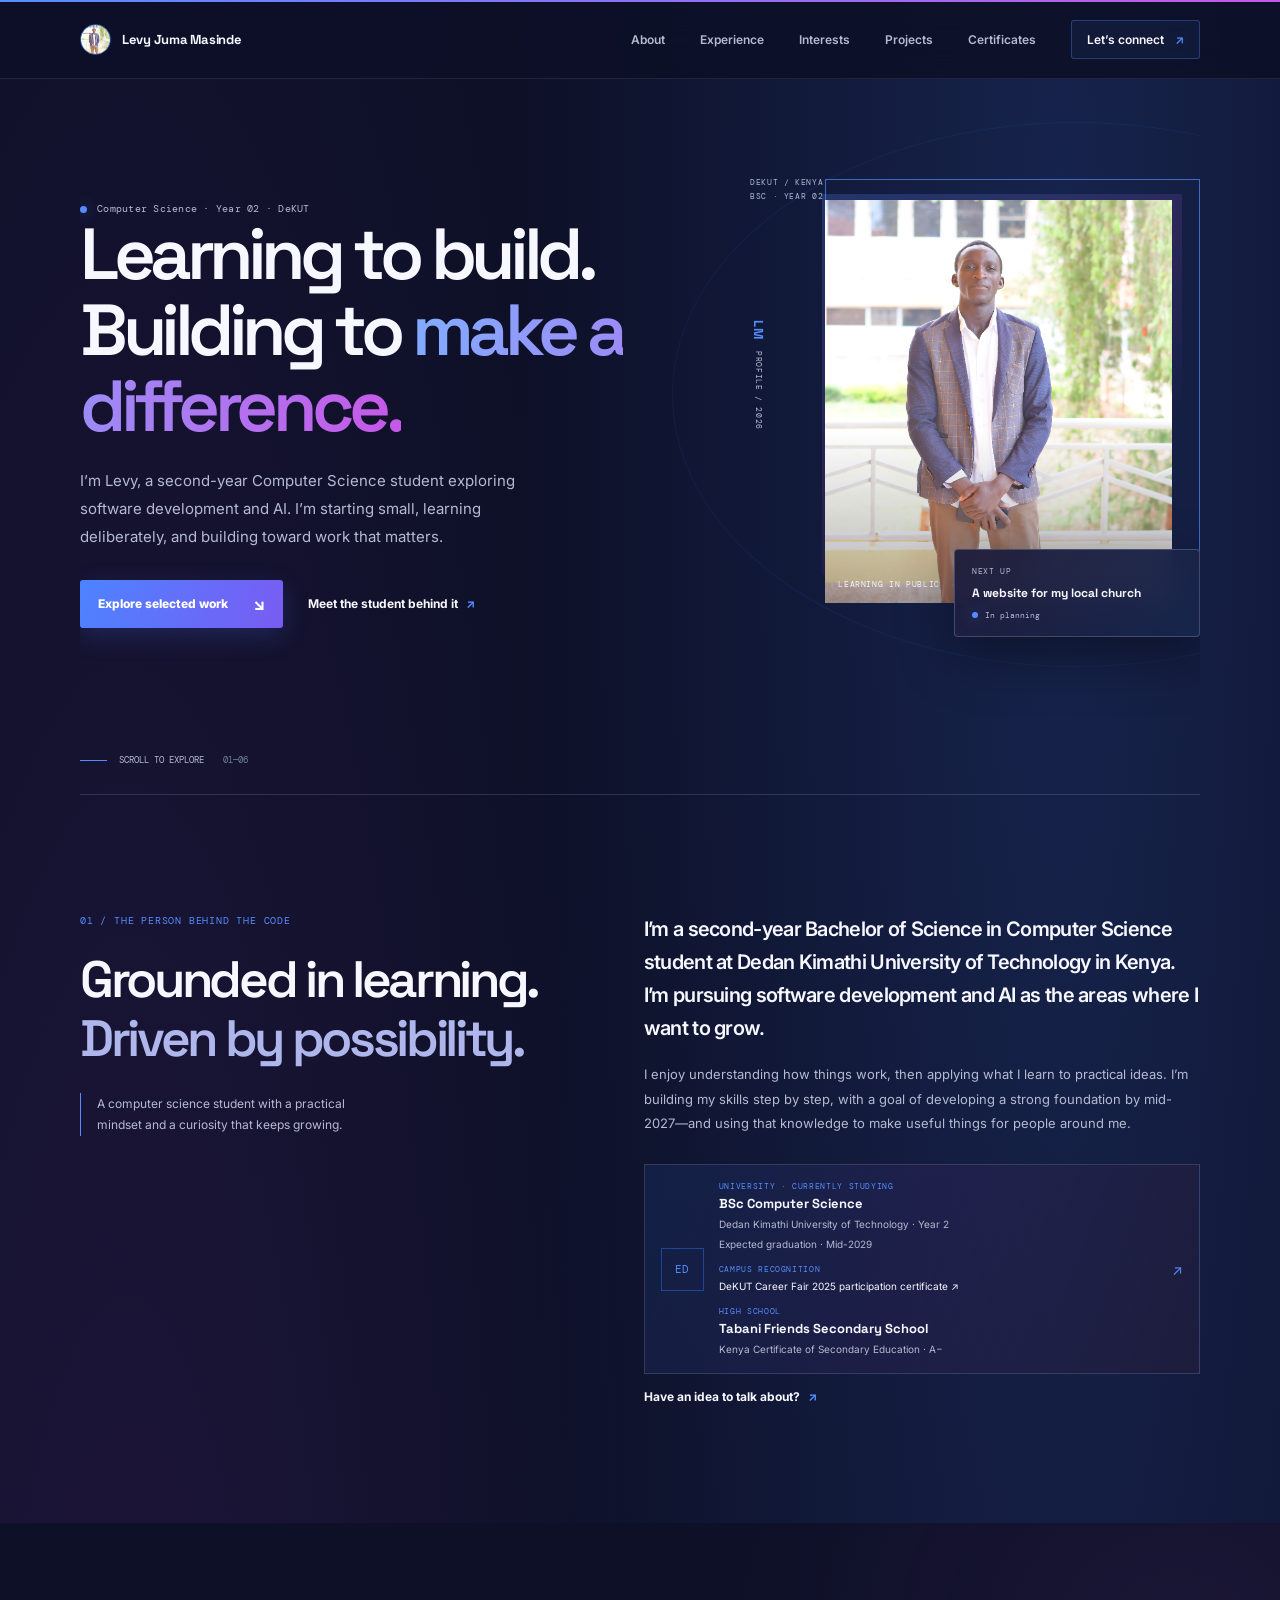
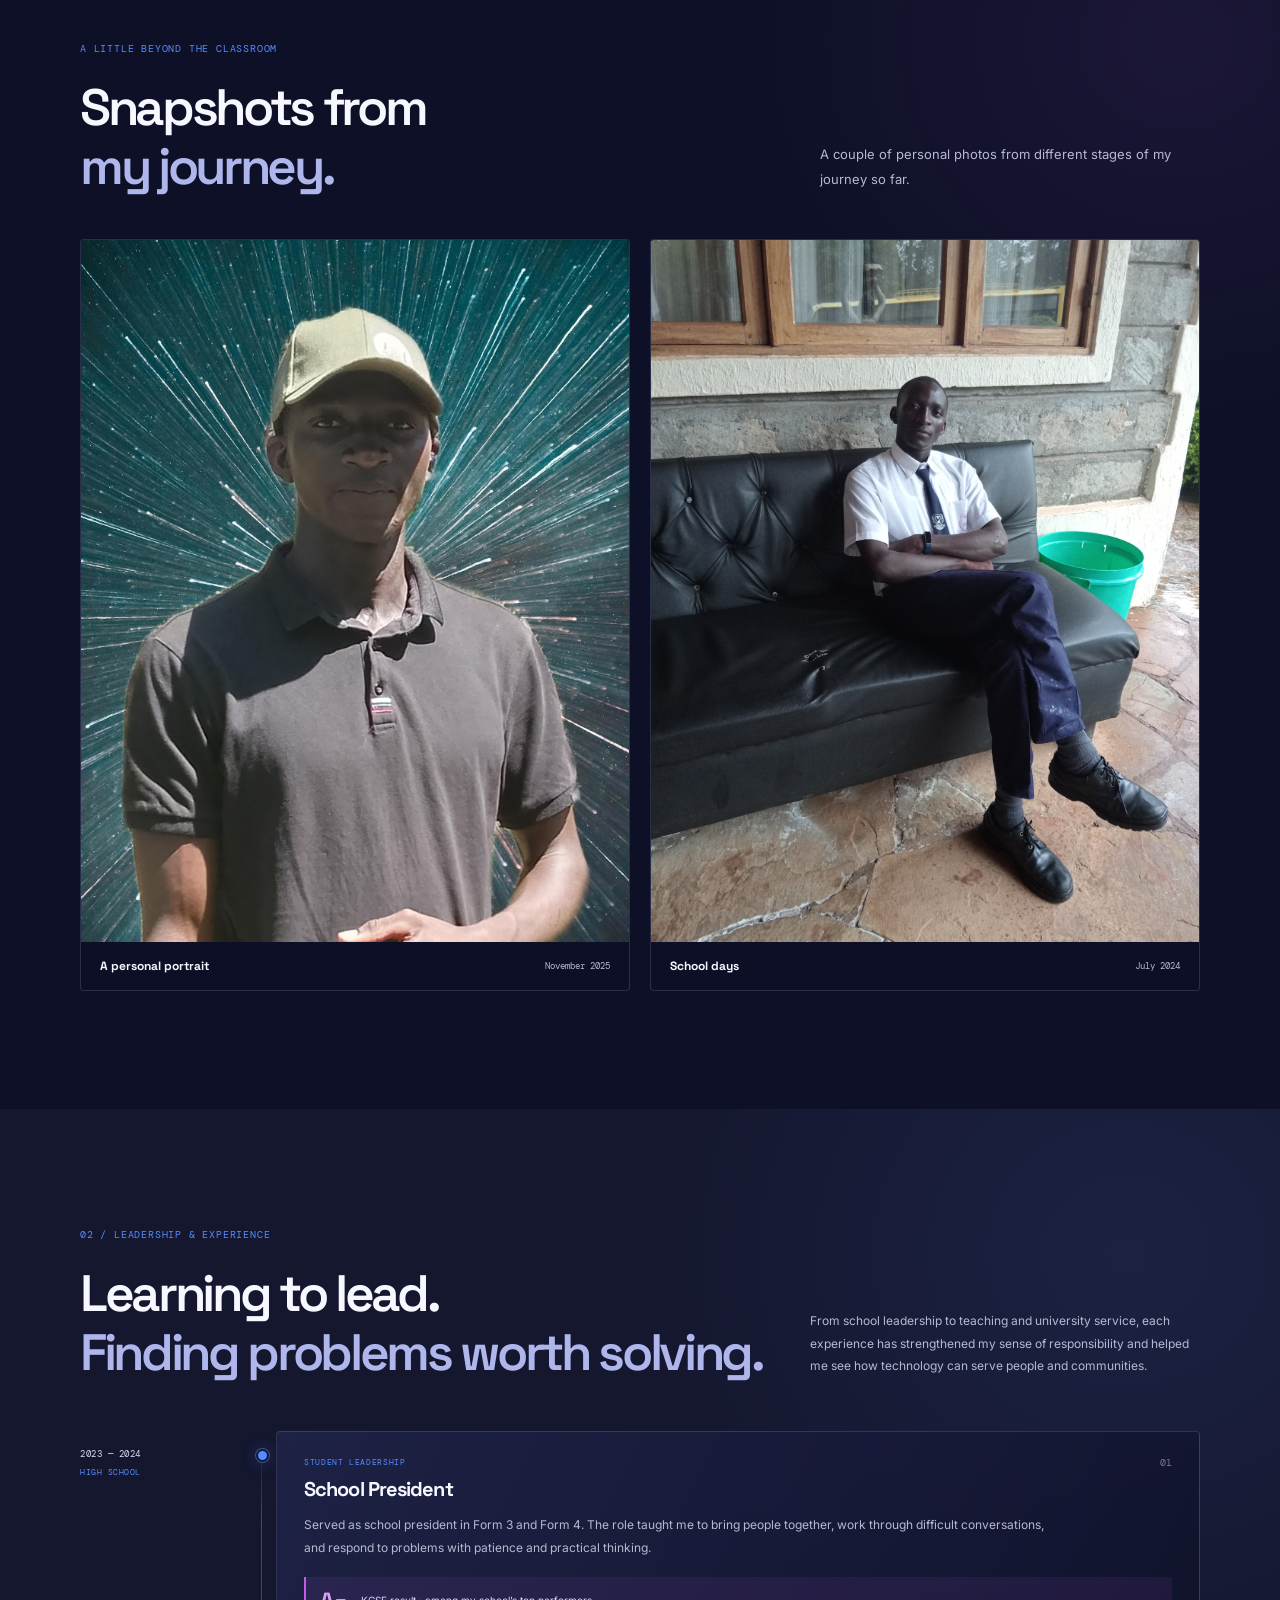
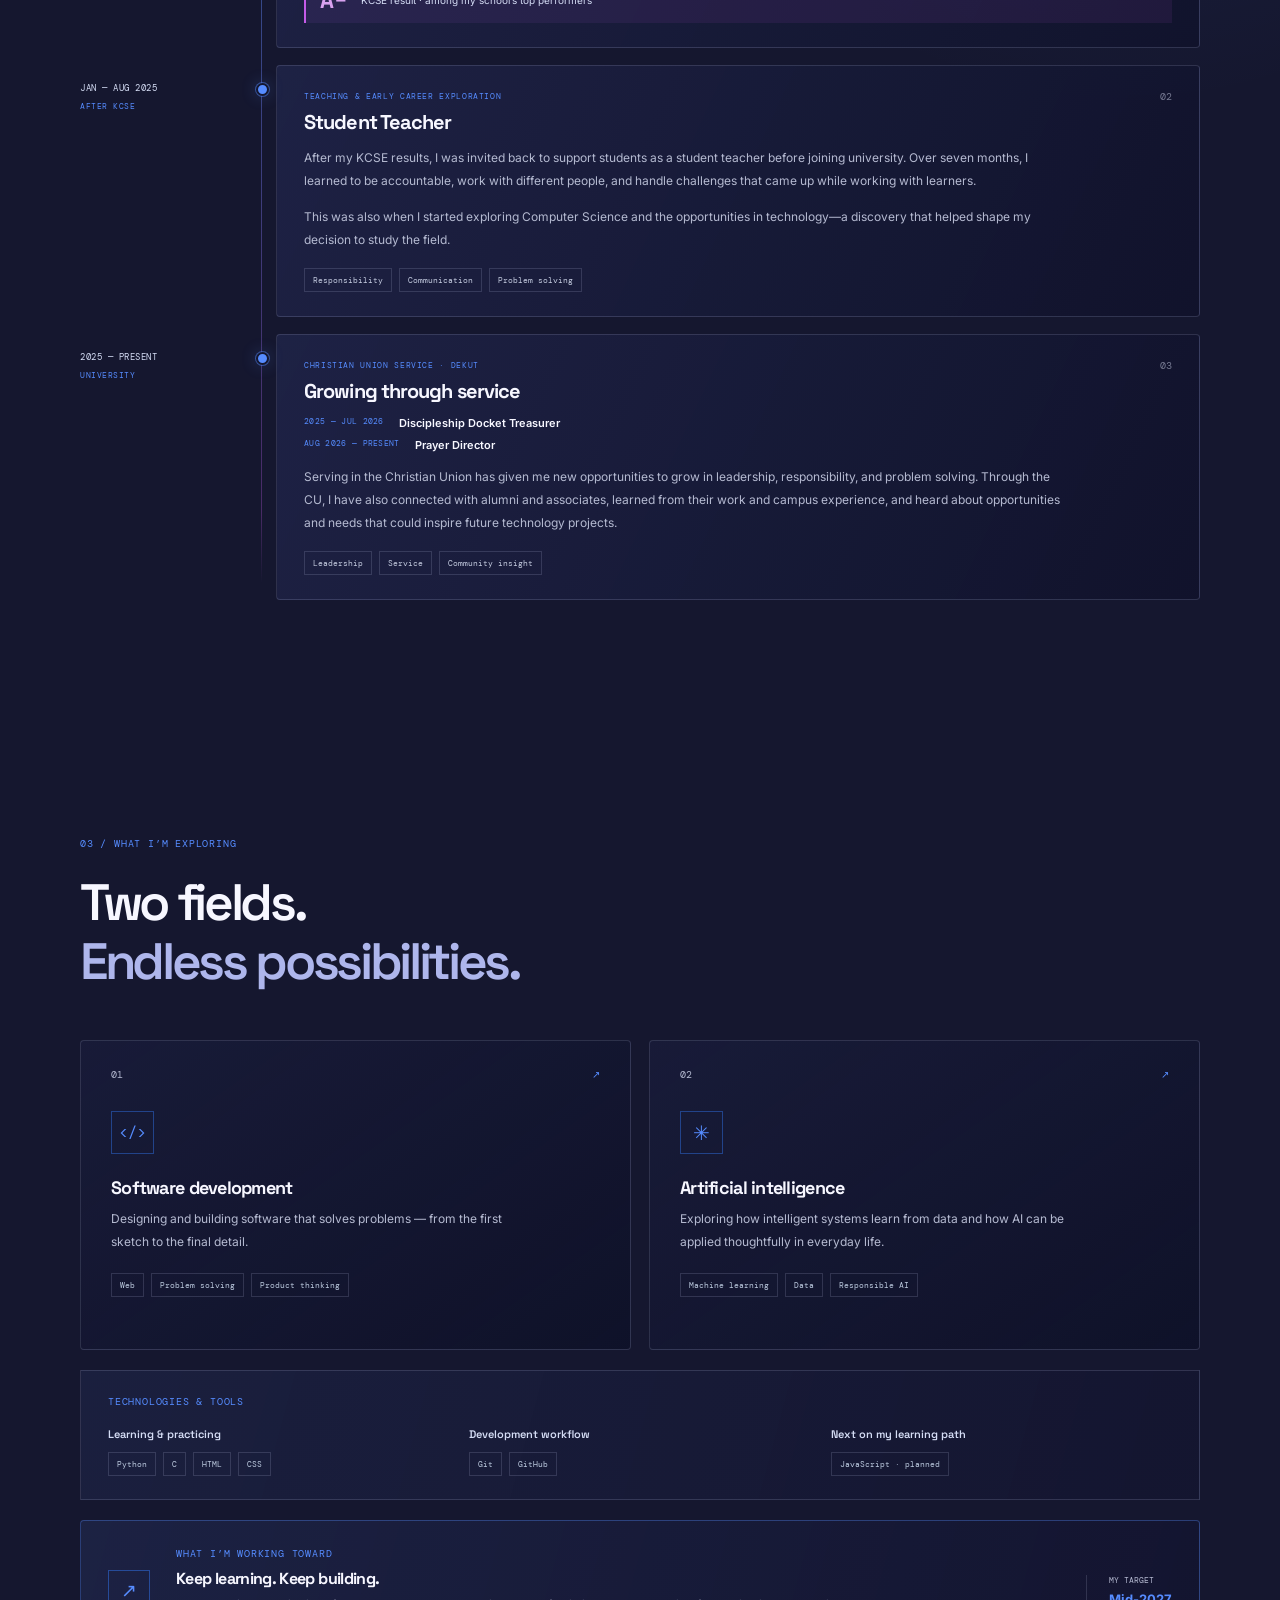
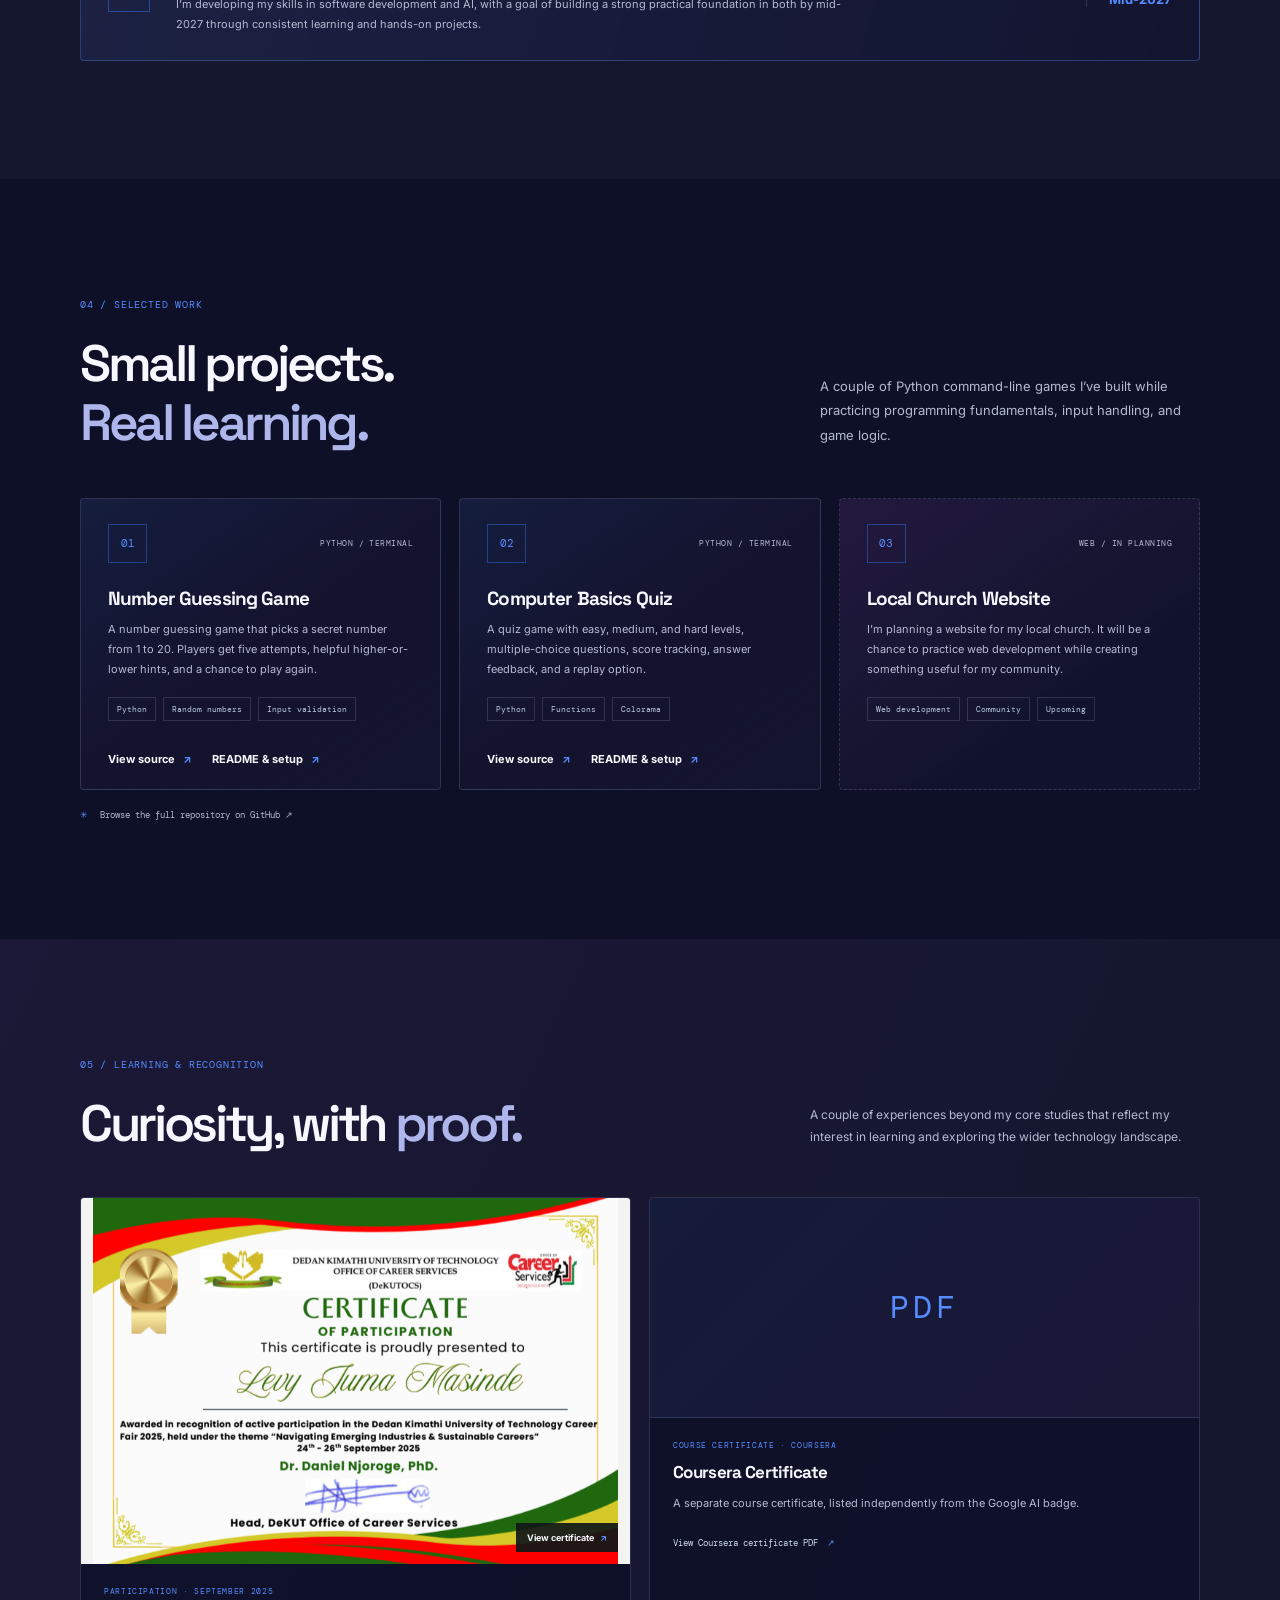
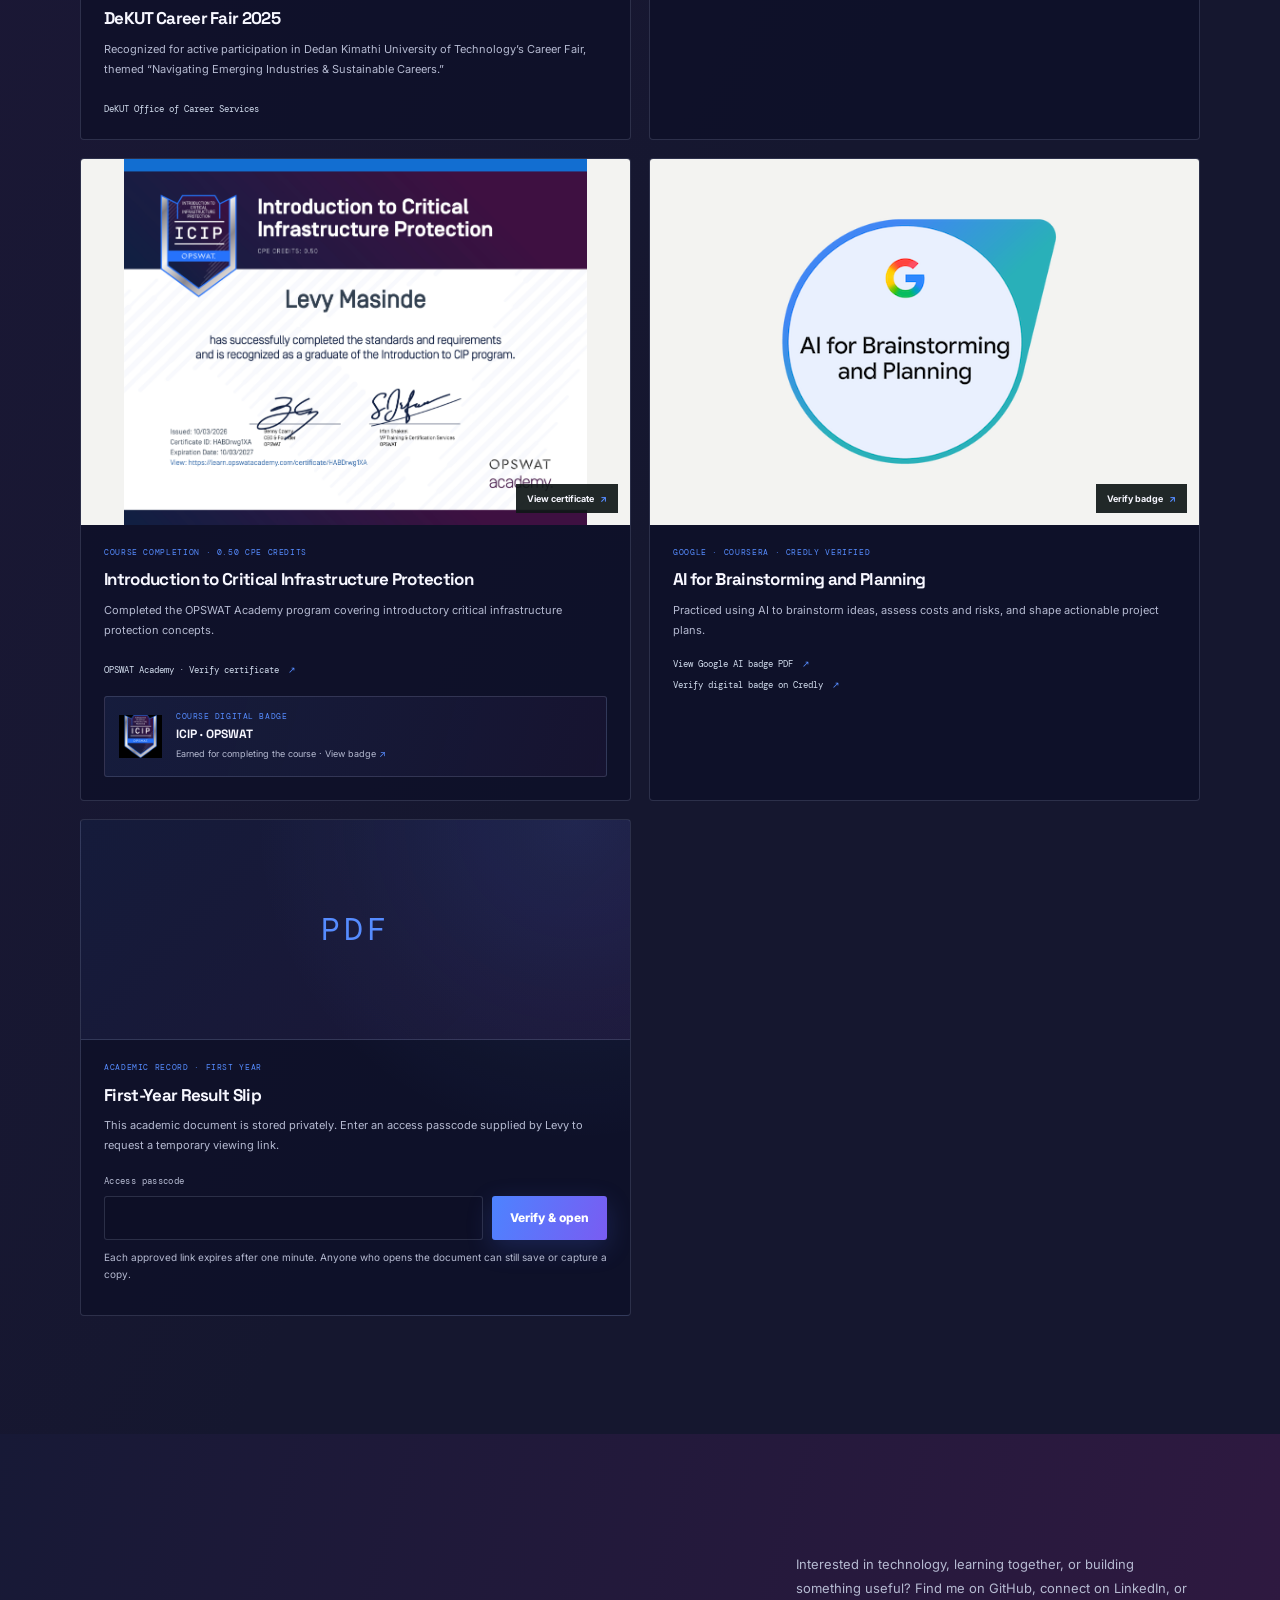
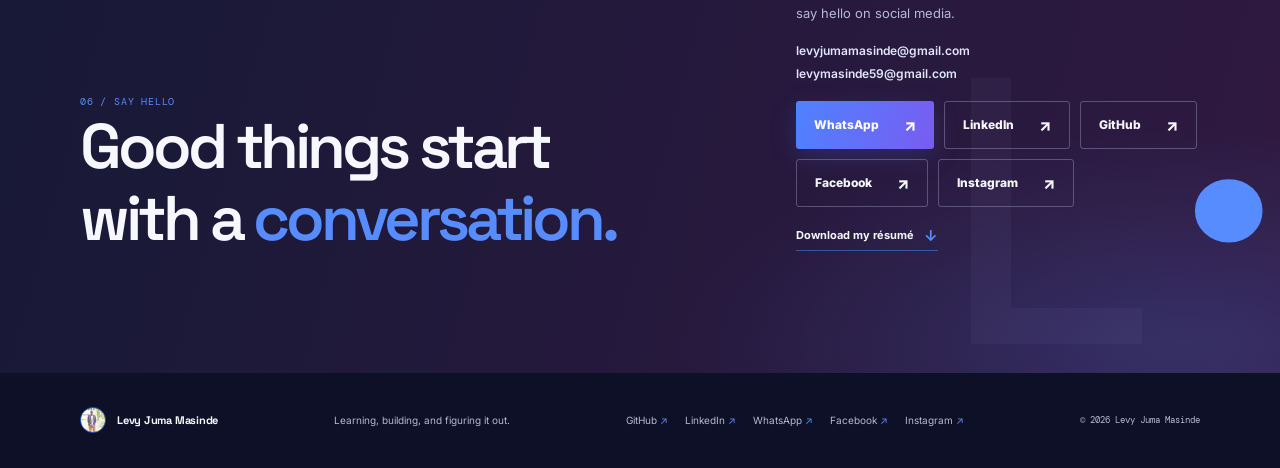
<file: index.html>
<!doctype html>
<html lang="en">
  <head>
    <meta charset="UTF-8" />
    <meta name="viewport" content="width=device-width, initial-scale=1.0" />
    <meta
      name="description"
      content="Meet Levy Juma Masinde, a Computer Science student at Dedan Kimathi University of Technology with experience in student leadership, teaching, and Christian Union service."
    />
    <meta name="theme-color" content="#0d1027" />
    <title>Levy Juma Masinde — Computer Science Student</title>
    <link rel="preconnect" href="https://fonts.googleapis.com" />
    <link rel="preconnect" href="https://fonts.gstatic.com" crossorigin />
    <link
      href="https://fonts.googleapis.com/css2?family=DM+Mono:wght@400;500&family=Inter:wght@400;500;600;700;800&family=Space+Grotesk:wght@400;500;600;700&display=swap"
      rel="stylesheet"
    />
    <link rel="stylesheet" href="styles.css" />
    <script src="script.js" defer></script>
  </head>
  <body>
    <a class="skip-link" href="#main">Skip to content</a>
    <header class="site-header">
      <nav class="nav shell" aria-label="Main navigation">
        <a class="brand" href="#home" aria-label="Levy Juma Masinde home">
          <span class="brand-mark"><img src="assets/levy-profile.jpe" alt="" /></span>
          <span>Levy Juma Masinde</span>
        </a>
        <button
          class="menu-toggle"
          type="button"
          aria-expanded="false"
          aria-controls="nav-links"
          aria-label="Open navigation menu"
        >
          <span></span><span></span>
        </button>
        <div class="nav-links" id="nav-links">
          <a href="#about">About</a>
          <a href="#experience">Experience</a>
          <a href="#interests">Interests</a>
          <a href="#projects">Projects</a>
          <a href="#certificates">Certificates</a>
          <a class="nav-contact" href="#contact">Let’s connect <span aria-hidden="true">↗</span></a>
        </div>
      </nav>
    </header>

    <main id="main">
      <section class="hero shell" id="home">
        <div class="hero-copy">
          <p class="eyebrow"><span class="status-dot"></span> Computer Science · Year 02 · DeKUT</p>
          <h1>Learning to build.<br />Building to <span>make a difference.</span></h1>
          <p class="hero-intro">
            I’m Levy, a second-year Computer Science student exploring software development and AI.
            I’m starting small, learning deliberately, and building toward work that matters.
          </p>
          <div class="hero-actions">
            <a class="button button-primary" href="#projects">Explore selected work <span aria-hidden="true">↘</span></a>
            <a class="text-link" href="#about">Meet the student behind it <span aria-hidden="true">↗</span></a>
          </div>
        </div>
        <div class="hero-visual">
          <div class="visual-coordinate" aria-hidden="true">DEKUT / KENYA<br />BSC · YEAR 02</div>
          <figure class="hero-portrait">
            <img src="assets/levy-profile.jpe" alt="Levy Juma Masinde on the Dedan Kimathi University of Technology campus" />
            <figcaption>LEARNING IN PUBLIC <span>·</span> BUILDING WITH PURPOSE</figcaption>
          </figure>
          <div class="hero-float-card">
            <span class="float-label">NEXT UP</span>
            <strong>A website for my local church</strong>
            <span class="float-status"><span class="status-dot"></span> In planning</span>
          </div>
          <div class="hero-visual-index" aria-hidden="true"><span>LM</span><span>PROFILE / 2026</span></div>
        </div>
        <a class="scroll-cue" href="#about"><span></span> Scroll to explore <span class="scroll-number">01—06</span></a>
      </section>

      <section class="about section shell" id="about">
        <div class="about-intro">
          <div class="section-heading">
            <p class="eyebrow">01 / The person behind the code</p>
            <h2>Grounded in learning.<br /><span>Driven by possibility.</span></h2>
          </div>
          <p class="about-side-note">A computer science student with a practical mindset and a curiosity that keeps growing.</p>
        </div>
        <div class="about-content">
          <p class="about-lead">
            I’m a second-year Bachelor of Science in Computer Science student at Dedan Kimathi
            University of Technology in Kenya. I’m pursuing software development and AI as the areas
            where I want to grow.
          </p>
          <p class="about-body">
            I enjoy understanding how things work, then applying what I learn to practical ideas.
            I’m building my skills step by step, with a goal of developing a strong foundation by
            mid-2027—and using that knowledge to make useful things for people around me.
          </p>
          <div class="education-card">
            <span class="education-mark" aria-hidden="true">ED</span>
            <div>
              <span class="education-label">UNIVERSITY · CURRENTLY STUDYING</span>
              <strong>BSc Computer Science</strong>
              <span>Dedan Kimathi University of Technology · Year 2</span>
              <span>Expected graduation · Mid-2029</span>
              <span class="education-label">CAMPUS RECOGNITION</span>
              <a
                class="education-highlight"
                href="assets/certificates/dekut-career-fair-2025.png"
                target="_blank"
                rel="noopener noreferrer"
              >
                DeKUT Career Fair 2025 participation certificate <span aria-hidden="true">↗</span>
              </a>
              <span class="education-label">HIGH SCHOOL</span>
              <strong>Tabani Friends Secondary School</strong>
              <span>Kenya Certificate of Secondary Education · A−</span>
            </div>
            <span class="education-arrow" aria-hidden="true">↗</span>
          </div>
          <a class="text-link" href="#contact">Have an idea to talk about? <span aria-hidden="true">↗</span></a>
        </div>
      </section>

      <section class="photo-gallery section" aria-labelledby="photo-gallery-title">
        <div class="shell">
          <div class="photo-gallery-heading">
            <div class="section-heading">
              <p class="eyebrow">A little beyond the classroom</p>
              <h2 id="photo-gallery-title">Snapshots from<br /><span>my journey.</span></h2>
            </div>
            <p class="photo-gallery-intro">
              A couple of personal photos from different stages of my journey so far.
            </p>
          </div>
          <div class="photo-grid">
            <figure class="photo-card">
              <a class="photo-image" href="assets/levy-portrait-nov-2025.png" target="_blank" rel="noopener noreferrer">
                <img
                  src="assets/levy-portrait-nov-2025.png"
                  alt="Portrait of Levy Juma Masinde wearing a cap and dark polo shirt."
                  loading="lazy"
                />
              </a>
              <figcaption><strong>A personal portrait</strong><span>November 2025</span></figcaption>
            </figure>
            <figure class="photo-card">
              <a class="photo-image" href="assets/levy-school-portrait-jul-2024.jpg" target="_blank" rel="noopener noreferrer">
                <img
                  src="assets/levy-school-portrait-jul-2024.jpg"
                  alt="Levy Juma Masinde seated in his school uniform."
                  loading="lazy"
                />
              </a>
              <figcaption><strong>School days</strong><span>July 2024</span></figcaption>
            </figure>
          </div>
        </div>
      </section>

      <section class="experience section" id="experience">
        <div class="shell">
          <div class="experience-heading">
            <div class="section-heading">
              <p class="eyebrow">02 / Leadership &amp; experience</p>
              <h2>Learning to lead.<br /><span>Finding problems worth solving.</span></h2>
            </div>
            <p class="experience-intro">
              From school leadership to teaching and university service, each experience has
              strengthened my sense of responsibility and helped me see how technology can serve
              people and communities.
            </p>
          </div>
          <div class="experience-list">
            <article class="experience-entry">
              <div class="experience-date"><span>2023 — 2024</span><span>HIGH SCHOOL</span></div>
              <div class="experience-card">
                <div class="experience-card-heading">
                  <div>
                    <p class="eyebrow">Student leadership</p>
                    <h3>School President</h3>
                  </div>
                  <span class="experience-index" aria-hidden="true">01</span>
                </div>
                <p>
                  Served as school president in Form 3 and Form 4. The role taught me to bring
                  people together, work through difficult conversations, and respond to problems
                  with patience and practical thinking.
                </p>
                <div class="experience-highlight">
                  <strong>A−</strong>
                  <span>KCSE result · among my school’s top performers</span>
                </div>
              </div>
            </article>
            <article class="experience-entry">
              <div class="experience-date"><span>JAN — AUG 2025</span><span>AFTER KCSE</span></div>
              <div class="experience-card">
                <div class="experience-card-heading">
                  <div>
                    <p class="eyebrow">Teaching &amp; early career exploration</p>
                    <h3>Student Teacher</h3>
                  </div>
                  <span class="experience-index" aria-hidden="true">02</span>
                </div>
                <p>
                  After my KCSE results, I was invited back to support students as a student
                  teacher before joining university. Over seven months, I learned to be accountable,
                  work with different people, and handle challenges that came up while working
                  with learners.
                </p>
                <p>
                  This was also when I started exploring Computer Science and the opportunities in
                  technology—a discovery that helped shape my decision to study the field.
                </p>
                <div class="experience-tags"><span>Responsibility</span><span>Communication</span><span>Problem solving</span></div>
              </div>
            </article>
            <article class="experience-entry">
              <div class="experience-date"><span>2025 — PRESENT</span><span>UNIVERSITY</span></div>
              <div class="experience-card">
                <div class="experience-card-heading">
                  <div>
                    <p class="eyebrow">Christian Union service · DeKUT</p>
                    <h3>Growing through service</h3>
                  </div>
                  <span class="experience-index" aria-hidden="true">03</span>
                </div>
                <div class="experience-roles">
                  <p><span>2025 — JUL 2026</span><strong>Discipleship Docket Treasurer</strong></p>
                  <p><span>AUG 2026 — PRESENT</span><strong>Prayer Director</strong></p>
                </div>
                <p>
                  Serving in the Christian Union has given me new opportunities to grow in
                  leadership, responsibility, and problem solving. Through the CU, I have also
                  connected with alumni and associates, learned from their work and campus
                  experience, and heard about opportunities and needs that could inspire future
                  technology projects.
                </p>
                <div class="experience-tags"><span>Leadership</span><span>Service</span><span>Community insight</span></div>
              </div>
            </article>
          </div>
        </div>
      </section>

      <section class="interests section" id="interests">
        <div class="shell">
          <div class="section-heading interests-heading">
            <p class="eyebrow">03 / What I’m exploring</p>
            <h2>Two fields.<br /><span>Endless possibilities.</span></h2>
          </div>
          <div class="interest-grid">
            <article class="interest-card">
              <div class="card-topline"><span>01</span><span aria-hidden="true">↗</span></div>
              <div class="interest-icon icon-dev" aria-hidden="true">&lt;/&gt;</div>
              <h3>Software development</h3>
              <p>
                Designing and building software that solves problems — from the first sketch to
                the final detail.
              </p>
              <div class="interest-tags"><span>Web</span><span>Problem solving</span><span>Product thinking</span></div>
            </article>
            <article class="interest-card">
              <div class="card-topline"><span>02</span><span aria-hidden="true">↗</span></div>
              <div class="interest-icon icon-ai" aria-hidden="true">✳</div>
              <h3>Artificial intelligence</h3>
              <p>
                Exploring how intelligent systems learn from data and how AI can be applied
                thoughtfully in everyday life.
              </p>
              <div class="interest-tags"><span>Machine learning</span><span>Data</span><span>Responsible AI</span></div>
            </article>
          </div>
          <div class="toolkit-panel">
            <p class="eyebrow">Technologies &amp; tools</p>
            <div class="toolkit-groups">
              <div class="toolkit-group">
                <h3>Learning &amp; practicing</h3>
                <div class="interest-tags"><span>Python</span><span>C</span><span>HTML</span><span>CSS</span></div>
              </div>
              <div class="toolkit-group">
                <h3>Development workflow</h3>
                <div class="interest-tags"><span>Git</span><span>GitHub</span></div>
              </div>
              <div class="toolkit-group">
                <h3>Next on my learning path</h3>
                <div class="interest-tags"><span>JavaScript · planned</span></div>
              </div>
            </div>
          </div>
          <div class="learning-goal">
            <div class="goal-symbol" aria-hidden="true">↗</div>
            <div class="goal-copy">
              <p class="eyebrow">What I’m working toward</p>
              <h3>Keep learning. Keep building.</h3>
              <p>
                I’m developing my skills in software development and AI, with a goal of building a
                strong practical foundation in both by mid-2027 through consistent learning and
                hands-on projects.
              </p>
            </div>
            <div class="goal-date"><span>MY TARGET</span><strong>Mid-2027</strong></div>
          </div>
        </div>
      </section>

      <section class="projects section shell" id="projects">
        <div class="projects-heading">
          <div class="section-heading">
            <p class="eyebrow">04 / Selected work</p>
            <h2>Small projects.<br /><span>Real learning.</span></h2>
          </div>
          <p class="projects-intro">
            A couple of Python command-line games I’ve built while practicing programming
            fundamentals, input handling, and game logic.
          </p>
        </div>
        <div class="project-grid">
          <article class="project-card">
            <div class="project-card-top">
              <span class="project-icon" aria-hidden="true">01</span>
              <span class="project-type">PYTHON / TERMINAL</span>
            </div>
            <h3>Number Guessing Game</h3>
            <p>
              A number guessing game that picks a secret number from 1 to 20. Players get five
              attempts, helpful higher-or-lower hints, and a chance to play again.
            </p>
            <div class="project-tags"><span>Python</span><span>Random numbers</span><span>Input validation</span></div>
            <div class="project-actions">
              <a
                class="project-link"
                href="https://github.com/levyjumamasinde-cmd/python-number-guessing-game/blob/main/number_guessing_game.py"
                target="_blank"
                rel="noopener noreferrer"
              >View source <span aria-hidden="true">↗</span></a>
              <a
                class="project-link"
                href="https://github.com/levyjumamasinde-cmd/python-number-guessing-game/blob/main/README.md#number-guessing-game"
                target="_blank"
                rel="noopener noreferrer"
              >README &amp; setup <span aria-hidden="true">↗</span></a>
            </div>
          </article>
          <article class="project-card">
            <div class="project-card-top">
              <span class="project-icon" aria-hidden="true">02</span>
              <span class="project-type">PYTHON / TERMINAL</span>
            </div>
            <h3>Computer Basics Quiz</h3>
            <p>
              A quiz game with easy, medium, and hard levels, multiple-choice questions, score
              tracking, answer feedback, and a replay option.
            </p>
            <div class="project-tags"><span>Python</span><span>Functions</span><span>Colorama</span></div>
            <div class="project-actions">
              <a
                class="project-link"
                href="https://github.com/levyjumamasinde-cmd/python-number-guessing-game/blob/main/quiz_game.py"
                target="_blank"
                rel="noopener noreferrer"
              >View source <span aria-hidden="true">↗</span></a>
              <a
                class="project-link"
                href="https://github.com/levyjumamasinde-cmd/python-number-guessing-game/blob/main/README.md#quiz-game"
                target="_blank"
                rel="noopener noreferrer"
              >README &amp; setup <span aria-hidden="true">↗</span></a>
            </div>
          </article>
          <article class="project-card project-planned">
            <div class="project-card-top">
              <span class="project-icon" aria-hidden="true">03</span>
              <span class="project-type">WEB / IN PLANNING</span>
            </div>
            <h3>Local Church Website</h3>
            <p>
              I’m planning a website for my local church. It will be a chance to practice web
              development while creating something useful for my community.
            </p>
            <div class="project-tags"><span>Web development</span><span>Community</span><span>Upcoming</span></div>
          </article>
        </div>
        <p class="project-tip">
          <span aria-hidden="true">✳</span>
          <a href="https://github.com/levyjumamasinde-cmd/python-number-guessing-game" target="_blank" rel="noopener noreferrer">Browse the full repository on GitHub ↗</a>
        </p>
      </section>

      <section class="certificates section" id="certificates">
        <div class="shell">
          <div class="certificates-heading">
            <div class="section-heading">
              <p class="eyebrow">05 / Learning &amp; recognition</p>
              <h2>Curiosity, with <span>proof.</span></h2>
            </div>
            <p class="certificates-intro">
              A couple of experiences beyond my core studies that reflect my interest in learning
              and exploring the wider technology landscape.
            </p>
          </div>
          <div class="certificate-grid">
            <article class="certificate-card">
              <a
                class="certificate-image"
                href="assets/certificates/dekut-career-fair-2025.png"
                target="_blank"
                rel="noopener noreferrer"
                aria-label="Open DeKUT Career Fair 2025 certificate"
              >
                <img
                  src="assets/certificates/dekut-career-fair-2025.png"
                  alt="Certificate of participation in the DeKUT Career Fair 2025"
                  loading="lazy"
                />
                <span class="certificate-open">View certificate <span aria-hidden="true">↗</span></span>
              </a>
              <div class="certificate-details">
                <p class="eyebrow">Participation · September 2025</p>
                <h3>DeKUT Career Fair 2025</h3>
                <p>
                  Recognized for active participation in Dedan Kimathi University of Technology’s
                  Career Fair, themed “Navigating Emerging Industries &amp; Sustainable Careers.”
                </p>
                <span class="certificate-provider">DeKUT Office of Career Services</span>
              </div>
            </article>
            <article class="certificate-card certificate-document-card">
              <div class="certificate-document-icon" aria-hidden="true">PDF</div>
              <div class="certificate-details">
                <p class="eyebrow">Course certificate · Coursera</p>
                <h3>Coursera Certificate</h3>
                <p>
                  A separate course certificate, listed independently from the Google AI badge.
                </p>
                <a
                  class="certificate-provider certificate-verify"
                  href="assets/certificates/coursera-course-certificate.pdf"
                  target="_blank"
                  rel="noopener noreferrer"
                >View Coursera certificate PDF <span aria-hidden="true">↗</span></a>
              </div>
            </article>
            <article class="certificate-card">
              <a
                class="certificate-image"
                href="assets/certificates/introduction-critical-infrastructure-protection.png"
                target="_blank"
                rel="noopener noreferrer"
                aria-label="Open Introduction to Critical Infrastructure Protection certificate"
              >
                <img
                  src="assets/certificates/introduction-critical-infrastructure-protection.png"
                  alt="OPSWAT Academy certificate for completing Introduction to Critical Infrastructure Protection"
                  loading="lazy"
                />
                <span class="certificate-open">View certificate <span aria-hidden="true">↗</span></span>
              </a>
              <div class="certificate-details">
                <p class="eyebrow">Course completion · 0.50 CPE credits</p>
                <h3>Introduction to Critical Infrastructure Protection</h3>
                <p>
                  Completed the OPSWAT Academy program covering introductory critical
                  infrastructure protection concepts.
                </p>
                <a
                  class="certificate-provider certificate-verify"
                  href="https://learn.opswatacademy.com/certificate/HABDrwg1XA"
                  target="_blank"
                  rel="noopener noreferrer"
                >OPSWAT Academy · Verify certificate <span aria-hidden="true">↗</span></a>
                <a
                  class="certificate-badge"
                  href="assets/certificates/opswat-critical-infrastructure-protection-badge.png"
                  target="_blank"
                  rel="noopener noreferrer"
                  aria-label="Open OPSWAT Introduction to Critical Infrastructure Protection digital badge"
                >
                  <img
                    src="assets/certificates/opswat-critical-infrastructure-protection-badge.png"
                    alt="OPSWAT digital badge for Introduction to Critical Infrastructure Protection, displaying ICIP"
                    loading="lazy"
                  />
                  <span class="certificate-badge-copy">
                    <span class="certificate-badge-label">COURSE DIGITAL BADGE</span>
                    <strong>ICIP · OPSWAT</strong>
                    <span>Earned for completing the course · View badge <span aria-hidden="true">↗</span></span>
                  </span>
                </a>
              </div>
            </article>
            <article class="certificate-card">
              <a
                class="certificate-image"
                href="https://www.credly.com/badges/8c2d7a05-ddf4-4a90-a37f-0a80c422e8a1/public_url"
                target="_blank"
                rel="noopener noreferrer"
                aria-label="Verify the Google AI for Brainstorming and Planning badge on Credly"
              >
                <img
                  src="assets/certificates/google-ai-for-brainstorming-credly-badge.png"
                  alt="Credly badge for Google AI for Brainstorming and Planning, issued by Coursera"
                  loading="lazy"
                />
                <span class="certificate-open">Verify badge <span aria-hidden="true">↗</span></span>
              </a>
              <div class="certificate-details">
                <p class="eyebrow">Google · Coursera · Credly verified</p>
                <h3>AI for Brainstorming and Planning</h3>
                <p>
                  Practiced using AI to brainstorm ideas, assess costs and risks, and shape
                  actionable project plans.
                </p>
                <div class="certificate-links">
                  <a
                    class="certificate-provider certificate-verify"
                    href="assets/certificates/google-ai-for-brainstorming-credly-badge.pdf"
                    target="_blank"
                    rel="noopener noreferrer"
                  >View Google AI badge PDF <span aria-hidden="true">↗</span></a>
                  <a
                    class="certificate-provider certificate-verify"
                    href="https://www.credly.com/badges/8c2d7a05-ddf4-4a90-a37f-0a80c422e8a1/public_url"
                    target="_blank"
                    rel="noopener noreferrer"
                  >Verify digital badge on Credly <span aria-hidden="true">↗</span></a>
                </div>
              </div>
            </article>
            <article class="certificate-card protected-document-card">
              <div class="protected-document-icon" aria-hidden="true">PDF</div>
              <div class="certificate-details">
                <p class="eyebrow">Academic record · First year</p>
                <h3>First-Year Result Slip</h3>
                <p>
                  This academic document is stored privately. Enter an access passcode supplied
                  by Levy to request a temporary viewing link.
                </p>
                <form class="document-access-form" id="result-slip-form">
                  <label for="result-slip-passcode">Access passcode</label>
                  <div class="document-access-controls">
                    <input
                      id="result-slip-passcode"
                      name="passcode"
                      type="password"
                      minlength="32"
                      maxlength="128"
                      autocomplete="off"
                      autocapitalize="off"
                      spellcheck="false"
                      required
                      aria-describedby="result-slip-help result-slip-status"
                    />
                    <button class="button button-primary" type="submit">Verify &amp; open</button>
                  </div>
                  <p class="document-access-help" id="result-slip-help">
                    Each approved link expires after one minute. Anyone who opens the document
                    can still save or capture a copy.
                  </p>
                  <p class="document-access-status" id="result-slip-status" role="status" aria-live="polite"></p>
                  <a
                    class="document-access-link"
                    id="result-slip-link"
                    href="#"
                    target="_blank"
                    rel="noopener noreferrer"
                    hidden
                  >Open result slip <span aria-hidden="true">↗</span></a>
                </form>
              </div>
            </article>
          </div>
        </div>
      </section>

      <section class="contact section" id="contact">
        <div class="contact-inner shell">
          <div>
            <p class="eyebrow">06 / Say hello</p>
            <h2>Good things start<br />with a <span>conversation.</span></h2>
          </div>
          <div class="contact-side">
            <p>
              Interested in technology, learning together, or building something useful? Find me
              on GitHub, connect on LinkedIn, or say hello on social media.
            </p>
            <div class="contact-emails" aria-label="Email addresses">
              <a href="mailto:levyjumamasinde@gmail.com">levyjumamasinde@gmail.com</a>
              <a href="mailto:levymasinde59@gmail.com">levymasinde59@gmail.com</a>
            </div>
            <div class="social-links">
              <a class="button button-primary" href="https://wa.me/254797821551" target="_blank" rel="noopener noreferrer">
                WhatsApp <span aria-hidden="true">↗</span>
              </a>
              <a class="button button-outline" href="https://www.linkedin.com/in/levy-masinde-60a612381" target="_blank" rel="noopener noreferrer">
                LinkedIn <span aria-hidden="true">↗</span>
              </a>
              <a class="button button-outline" href="https://github.com/levyjumamasinde-cmd" target="_blank" rel="noopener noreferrer">
                GitHub <span aria-hidden="true">↗</span>
              </a>
              <a class="button button-outline" href="https://www.facebook.com/levy.juma.213777" target="_blank" rel="noopener noreferrer">
                Facebook <span aria-hidden="true">↗</span>
              </a>
              <a class="button button-outline" href="https://www.instagram.com/le25ju31" target="_blank" rel="noopener noreferrer">
                Instagram <span aria-hidden="true">↗</span>
              </a>
            </div>
            <a class="resume-download" href="assets/Levy-Juma-Masinde-Resume.pdf" download>
              Download my résumé <span aria-hidden="true">↓</span>
            </a>
          </div>
          <div class="contact-decoration" aria-hidden="true">L<span>·</span></div>
        </div>
      </section>
    </main>

    <footer class="footer shell">
      <a class="brand footer-brand" href="#home">
        <span class="brand-mark"><img src="assets/levy-profile.jpe" alt="" /></span>
        <span>Levy Juma Masinde</span>
      </a>
      <p>Learning, building, and figuring it out.</p>
      <div class="footer-socials">
        <a href="https://github.com/levyjumamasinde-cmd" target="_blank" rel="noopener noreferrer">GitHub <span aria-hidden="true">↗</span></a>
        <a href="https://www.linkedin.com/in/levy-masinde-60a612381" target="_blank" rel="noopener noreferrer">LinkedIn <span aria-hidden="true">↗</span></a>
        <a href="https://wa.me/254797821551" target="_blank" rel="noopener noreferrer">WhatsApp <span aria-hidden="true">↗</span></a>
        <a href="https://www.facebook.com/levy.juma.213777" target="_blank" rel="noopener noreferrer">Facebook <span aria-hidden="true">↗</span></a>
        <a href="https://www.instagram.com/le25ju31" target="_blank" rel="noopener noreferrer">Instagram <span aria-hidden="true">↗</span></a>
      </div>
      <p class="copyright">© <span id="year"></span> Levy Juma Masinde</p>
    </footer>
  </body>
</html>
</file>
<file: styles.css>
:root {
  color-scheme: dark;
  --bg: #0d1027;
  --bg-soft: #15172f;
  --panel: #201d3b;
  --text: #f7f7ff;
  --muted: #b5bad1;
  --accent: #568cff;
  --accent-alt: #c45be8;
  --line: rgba(196, 202, 234, 0.17);
  --mono: "DM Mono", monospace;
  --sans: "Inter", sans-serif;
  --display: "Space Grotesk", sans-serif;
}

* {
  box-sizing: border-box;
}

html {
  scroll-behavior: smooth;
  scroll-padding-top: 88px;
}

body {
  min-width: 0;
  margin: 0;
  background:
    radial-gradient(ellipse at 83% 4%, rgba(60, 112, 226, 0.2), transparent 34rem),
    radial-gradient(ellipse at 10% 25%, rgba(160, 61, 202, 0.12), transparent 32rem),
    var(--bg);
  color: var(--text);
  font-family: var(--sans);
  -webkit-font-smoothing: antialiased;
}

::selection {
  background: var(--accent);
  color: var(--bg);
}

a {
  color: inherit;
  text-decoration: none;
}

button,
a {
  -webkit-tap-highlight-color: transparent;
}

a:focus-visible,
button:focus-visible {
  outline: 2px solid var(--accent);
  outline-offset: 5px;
}

.shell {
  width: min(1120px, calc(100% - 64px));
  margin-inline: auto;
}

.skip-link {
  position: fixed;
  z-index: 20;
  top: 12px;
  left: 12px;
  padding: 12px 16px;
  transform: translateY(-160%);
  background: var(--accent);
  color: var(--bg);
}

.skip-link:focus {
  transform: translateY(0);
}

.site-header {
  position: sticky;
  z-index: 10;
  top: 0;
  border-bottom: 1px solid rgba(213, 207, 239, 0.1);
  background: rgba(13, 16, 39, 0.9);
  backdrop-filter: blur(16px);
}

.site-header::before {
  position: absolute;
  top: 0;
  right: 0;
  left: 0;
  height: 2px;
  background: linear-gradient(90deg, var(--accent), var(--accent-alt));
  content: "";
}

.nav {
  display: flex;
  min-height: 78px;
  align-items: center;
  justify-content: space-between;
}

.brand {
  display: inline-flex;
  align-items: center;
  gap: 11px;
  font-size: 13px;
  font-weight: 700;
  letter-spacing: -0.02em;
}

.brand-mark {
  display: grid;
  width: 31px;
  height: 31px;
  flex: 0 0 auto;
  place-items: center;
  overflow: hidden;
  border: 1px solid rgba(52, 125, 255, 0.7);
  border-radius: 50%;
  color: var(--accent);
  font-family: var(--mono);
  font-size: 14px;
}

.brand-mark img {
  display: block;
  width: 100%;
  height: 100%;
  object-fit: cover;
  object-position: center 22%;
}

.contact-decoration span {
  color: var(--accent);
}

.nav-links {
  display: flex;
  align-items: center;
  gap: 35px;
  color: var(--muted);
  font-size: 12px;
  font-weight: 600;
}

.nav-links a,
.text-link {
  transition: color 160ms ease;
}

.nav-links a:hover,
.text-link:hover {
  color: var(--accent);
}

.nav-links .nav-contact {
  padding: 11px 15px;
  border: 1px solid rgba(86, 140, 255, 0.32);
  border-radius: 3px;
  color: var(--text);
  background: rgba(86, 140, 255, 0.07);
  transition: border-color 160ms ease, background 160ms ease;
}

.nav-links .nav-contact:hover {
  border-color: rgba(86, 140, 255, 0.62);
  background: rgba(86, 140, 255, 0.14);
}

.nav-contact span {
  margin-left: 8px;
  color: var(--accent);
}

.menu-toggle {
  display: none;
}

.hero {
  position: relative;
  display: grid;
  min-height: 715px;
  grid-template-columns: 1.1fr 0.9fr;
  align-items: center;
  gap: 36px;
  padding-top: 34px;
  padding-bottom: 90px;
  overflow: clip;
  isolation: isolate;
}

.hero::before {
  position: absolute;
  z-index: -1;
  top: 8%;
  left: -6%;
  width: 1px;
  height: 58%;
  background: linear-gradient(transparent, rgba(52, 125, 255, 0.48), transparent);
  content: "";
}

.hero::after {
  position: absolute;
  z-index: -1;
  top: 6%;
  right: -25%;
  width: 72%;
  height: 76%;
  border: 1px solid rgba(52, 125, 255, 0.09);
  border-radius: 50%;
  content: "";
}

.hero-copy {
  position: relative;
  z-index: 1;
  padding-top: 12px;
}

.eyebrow {
  margin: 0;
  color: var(--accent);
  font-family: var(--mono);
  font-size: 10px;
  letter-spacing: 0.08em;
  line-height: 1.6;
  text-transform: uppercase;
}

.hero .eyebrow {
  display: flex;
  align-items: center;
  gap: 10px;
  color: var(--muted);
  letter-spacing: 0.025em;
  text-transform: none;
}

.status-dot {
  width: 7px;
  height: 7px;
  border-radius: 50%;
  background: var(--accent);
  box-shadow: 0 0 15px rgba(52, 125, 255, 0.6);
}

h1,
h2,
h3,
p {
  margin-top: 0;
}

h1,
h2,
h3,
.brand {
  font-family: var(--display);
}

h1 {
  margin-bottom: 22px;
  max-width: 720px;
  font-size: clamp(50px, 5.65vw, 76px);
  font-weight: 600;
  letter-spacing: -0.075em;
  line-height: 1.05;
}

h1 span,
h2 span {
  color: var(--accent);
}

.hero-intro {
  max-width: 450px;
  margin-bottom: 29px;
  color: var(--muted);
  font-size: 15px;
  line-height: 1.85;
}

.hero h1 span {
  background: linear-gradient(100deg, #83aaff 5%, var(--accent-alt) 95%);
  background-clip: text;
  color: transparent;
  -webkit-text-fill-color: transparent;
}

.hero-actions {
  display: flex;
  align-items: center;
  gap: 25px;
}

.button {
  display: inline-flex;
  min-height: 48px;
  align-items: center;
  justify-content: center;
  gap: 25px;
  padding: 0 18px;
  border-radius: 3px;
  font-size: 12px;
  font-weight: 800;
  transition: transform 180ms ease, background 180ms ease;
}

.button:hover {
  transform: translateY(-2px);
}

.button-primary {
  background: linear-gradient(110deg, #4d83ff, #795cf2);
  color: #fff;
  box-shadow: 0 8px 26px rgba(75, 105, 231, 0.22);
}

.button-primary:hover {
  background: linear-gradient(110deg, #6796ff, #956df7);
  box-shadow: 0 12px 32px rgba(75, 105, 231, 0.32);
}

.button span {
  font-size: 16px;
}

.text-link {
  color: var(--text);
  font-size: 12px;
  font-weight: 700;
}

.text-link span {
  padding-left: 5px;
  color: var(--accent);
}

.hero-visual {
  position: relative;
  width: min(100%, 450px);
  justify-self: end;
  padding: 24px 28px 38px;
}

.hero-visual::before {
  position: absolute;
  z-index: -1;
  top: 3px;
  right: 0;
  width: 83%;
  height: 84%;
  border: 1px solid rgba(86, 140, 255, 0.68);
  content: "";
}

.hero-visual::after {
  position: absolute;
  z-index: -1;
  top: 18px;
  right: 18px;
  width: 80%;
  height: 82%;
  background: linear-gradient(145deg, rgba(86, 140, 255, 0.23), rgba(196, 91, 232, 0.13) 45%, transparent 75%);
  content: "";
}

.visual-coordinate {
  position: absolute;
  z-index: 2;
  top: 0;
  left: 0;
  color: #a9bad4;
  font-family: var(--mono);
  font-size: 8px;
  line-height: 1.7;
  letter-spacing: 0.08em;
}

.hero-portrait {
  position: relative;
  width: 88%;
  margin: 0 0 0 auto;
  background: var(--panel);
}

.hero-portrait::after {
  position: absolute;
  inset: 0;
  background: linear-gradient(180deg, transparent 57%, rgba(17, 16, 42, 0.33));
  content: "";
  pointer-events: none;
}

.hero-portrait img {
  display: block;
  width: 100%;
  aspect-ratio: 0.86;
  object-fit: cover;
  object-position: center 25%;
  filter: saturate(0.92) contrast(1.04);
}

.hero-portrait figcaption {
  position: absolute;
  z-index: 1;
  right: 13px;
  bottom: 14px;
  left: 13px;
  color: #f7f7ff;
  font-family: var(--mono);
  font-size: 8px;
  letter-spacing: 0.08em;
}

.hero-portrait figcaption span {
  padding-inline: 5px;
  color: var(--accent);
}

.hero-float-card {
  position: absolute;
  z-index: 2;
  right: 0;
  bottom: 4px;
  display: grid;
  width: min(246px, 72%);
  gap: 8px;
  padding: 16px 17px;
  border: 1px solid rgba(196, 202, 234, 0.24);
  border-radius: 4px;
  background: linear-gradient(135deg, rgba(32, 29, 59, 0.97), rgba(23, 38, 77, 0.96));
  box-shadow: 0 18px 55px rgba(0, 0, 0, 0.42);
  backdrop-filter: blur(12px);
}

.float-label,
.float-status {
  color: var(--muted);
  font-family: var(--mono);
  font-size: 8px;
  letter-spacing: 0.08em;
}

.hero-float-card strong {
  font-family: var(--display);
  font-size: 12px;
  line-height: 1.5;
}

.float-status {
  display: flex;
  align-items: center;
  gap: 7px;
  letter-spacing: 0;
}

.float-status .status-dot {
  width: 6px;
  height: 6px;
}

.hero-visual-index {
  position: absolute;
  top: 31%;
  left: 0;
  display: flex;
  align-items: center;
  gap: 12px;
  color: var(--muted);
  font-family: var(--mono);
  font-size: 8px;
  letter-spacing: 0.08em;
  writing-mode: vertical-rl;
}

.hero-visual-index span:first-child {
  color: var(--accent);
  font-family: var(--display);
  font-size: 13px;
  font-weight: 700;
}

.scroll-cue {
  position: absolute;
  bottom: 28px;
  left: 0;
  display: flex;
  align-items: center;
  gap: 12px;
  color: var(--muted);
  font-family: var(--mono);
  font-size: 9px;
  text-transform: uppercase;
}

.scroll-cue > span:first-child {
  width: 27px;
  height: 1px;
  background: var(--accent);
}

.scroll-cue .scroll-number {
  margin-left: 7px;
  color: #70819a;
}

.section {
  padding-top: 118px;
  padding-bottom: 118px;
}

.about {
  display: grid;
  grid-template-columns: 0.92fr 1.08fr;
  align-items: start;
  gap: 90px;
  border-top: 1px solid var(--line);
}

.about-intro {
  position: sticky;
  top: 125px;
}

.about-side-note {
  max-width: 300px;
  margin: 24px 0 0;
  padding-left: 16px;
  border-left: 1px solid var(--accent);
  color: var(--muted);
  font-size: 12px;
  line-height: 1.8;
}

.section-heading .eyebrow {
  margin-bottom: 22px;
}

h2 {
  margin-bottom: 0;
  font-size: clamp(35px, 4vw, 52px);
  font-weight: 600;
  letter-spacing: -0.065em;
  line-height: 1.15;
}

.section-heading h2 span {
  color: #aeb6ec;
}

.about-lead {
  margin-bottom: 17px;
  font-size: 20px;
  font-weight: 600;
  letter-spacing: -0.035em;
  line-height: 1.65;
}

.about-body,
.interest-card > p,
.projects-intro,
.contact-side > p:first-child {
  color: var(--muted);
  font-size: 13px;
  line-height: 1.9;
}

.education-card {
  display: flex;
  align-items: center;
  gap: 15px;
  margin-top: 28px;
  padding: 16px;
  border: 1px solid var(--line);
  background: linear-gradient(110deg, rgba(52, 125, 255, 0.11), rgba(189, 73, 216, 0.06), rgba(33, 29, 59, 0.7));
}

.education-mark {
  display: grid;
  width: 43px;
  height: 43px;
  flex: 0 0 auto;
  place-items: center;
  border: 1px solid rgba(52, 125, 255, 0.42);
  color: var(--accent);
  font-family: var(--mono);
  font-size: 11px;
}

.education-card > div {
  display: flex;
  min-width: 0;
  flex-direction: column;
  gap: 4px;
}

.education-label {
  color: var(--accent);
  font-family: var(--mono);
  font-size: 8px;
  letter-spacing: 0.08em;
}

.education-card strong {
  font-family: var(--display);
  font-size: 13px;
}

.education-card > div > span:not(.education-label) {
  color: var(--muted);
  font-size: 10px;
  line-height: 1.6;
}

.education-highlight {
  color: var(--text);
  font-size: 10px;
  line-height: 1.6;
  text-decoration-color: rgba(86, 140, 255, 0.55);
  text-underline-offset: 3px;
}

.education-highlight:hover {
  color: var(--accent);
}

.education-card .education-label:not(:first-child) {
  margin-top: 8px;
}

.education-arrow {
  margin-left: auto;
  color: var(--accent);
  font-size: 14px;
}

.about-content .text-link {
  display: inline-block;
  margin-top: 15px;
}

.photo-gallery {
  background:
    radial-gradient(ellipse at 92% 10%, rgba(196, 91, 232, 0.08), transparent 28rem),
    var(--bg);
}

.photo-gallery-heading {
  display: flex;
  align-items: end;
  justify-content: space-between;
  gap: 40px;
}

.photo-gallery-intro {
  max-width: 380px;
  margin: 0 0 5px;
  color: var(--muted);
  font-size: 13px;
  line-height: 1.9;
}

.photo-grid {
  display: grid;
  grid-template-columns: repeat(2, minmax(0, 1fr));
  gap: 20px;
  margin-top: 42px;
}

.photo-card {
  min-width: 0;
  margin: 0;
  overflow: hidden;
  border: 1px solid var(--line);
  border-radius: 4px;
  background: rgba(13, 16, 39, 0.72);
  transition: border-color 180ms ease, transform 180ms ease, box-shadow 180ms ease;
}

.photo-card:hover {
  transform: translateY(-4px);
  border-color: rgba(86, 140, 255, 0.54);
  box-shadow: 0 16px 42px rgba(4, 7, 24, 0.28);
}

.photo-image {
  display: block;
  overflow: hidden;
  aspect-ratio: 0.78;
  background: var(--panel);
}

.photo-image img {
  display: block;
  width: 100%;
  height: 100%;
  object-fit: cover;
  object-position: center 35%;
  transition: transform 220ms ease;
}

.photo-image:hover img {
  transform: scale(1.025);
}

.photo-card figcaption {
  display: flex;
  flex-wrap: wrap;
  align-items: center;
  justify-content: space-between;
  gap: 8px 15px;
  padding: 16px 19px;
}

.photo-card figcaption strong {
  font-family: var(--display);
  font-size: 12px;
}

.photo-card figcaption span {
  color: var(--muted);
  font-family: var(--mono);
  font-size: 9px;
}

.experience {
  background:
    radial-gradient(ellipse at 88% 12%, rgba(86, 140, 255, 0.09), transparent 30rem),
    var(--bg-soft);
}

.experience-heading {
  display: flex;
  align-items: end;
  justify-content: space-between;
  gap: 40px;
}

.experience-intro {
  max-width: 390px;
  margin: 0 0 5px;
  color: var(--muted);
  font-size: 12px;
  line-height: 1.9;
}

.experience-list {
  position: relative;
  display: grid;
  gap: 17px;
  margin-top: 48px;
}

.experience-list::before {
  position: absolute;
  top: 16px;
  bottom: 16px;
  left: 181px;
  width: 1px;
  background: linear-gradient(transparent, rgba(86, 140, 255, 0.45) 10%, rgba(196, 91, 232, 0.3) 90%, transparent);
  content: "";
}

.experience-entry {
  position: relative;
  display: grid;
  grid-template-columns: 170px minmax(0, 1fr);
  align-items: start;
  gap: 26px;
}

.experience-entry::before {
  position: absolute;
  z-index: 1;
  top: 18px;
  left: 176px;
  width: 9px;
  height: 9px;
  border: 2px solid var(--bg-soft);
  border-radius: 50%;
  background: var(--accent);
  box-shadow: 0 0 0 1px rgba(86, 140, 255, 0.48), 0 0 16px rgba(86, 140, 255, 0.3);
  content: "";
}

.experience-date {
  display: flex;
  flex-direction: column;
  gap: 7px;
  padding-top: 17px;
  color: var(--muted);
  font-family: var(--mono);
  font-size: 9px;
  letter-spacing: 0.06em;
}

.experience-date span:first-child {
  color: #d5ddf5;
}

.experience-date span:last-child {
  color: var(--accent);
  font-size: 8px;
}

.experience-card {
  padding: 24px 27px;
  border: 1px solid var(--line);
  border-radius: 4px;
  background: linear-gradient(115deg, rgba(33, 38, 76, 0.74), rgba(16, 18, 43, 0.8));
  transition: border-color 180ms ease, transform 180ms ease, box-shadow 180ms ease;
}

.experience-card:hover {
  transform: translateY(-3px);
  border-color: rgba(86, 140, 255, 0.46);
  box-shadow: 0 16px 42px rgba(4, 7, 24, 0.22);
}

.experience-card-heading {
  display: flex;
  align-items: start;
  justify-content: space-between;
  gap: 20px;
  margin-bottom: 12px;
}

.experience-card-heading .eyebrow {
  margin-bottom: 7px;
  font-size: 8px;
}

.experience-card h3 {
  margin: 0;
  font-size: 20px;
  letter-spacing: -0.045em;
}

.experience-index {
  color: rgba(181, 186, 209, 0.62);
  font-family: var(--mono);
  font-size: 10px;
}

.experience-card > p {
  max-width: 760px;
  margin: 0 0 13px;
  color: var(--muted);
  font-size: 12px;
  line-height: 1.9;
}

.experience-highlight {
  display: flex;
  align-items: center;
  gap: 13px;
  margin-top: 17px;
  padding: 12px 14px;
  border-left: 2px solid var(--accent-alt);
  background: rgba(196, 91, 232, 0.08);
}

.experience-highlight strong {
  color: #d8a2ef;
  font-family: var(--display);
  font-size: 22px;
  line-height: 1;
}

.experience-highlight span {
  color: #d5ddf5;
  font-size: 10px;
  line-height: 1.6;
}

.experience-roles {
  display: grid;
  gap: 8px;
  margin: 2px 0 14px;
}

.experience-roles p {
  display: flex;
  flex-wrap: wrap;
  gap: 8px 15px;
  margin: 0;
  font-size: 11px;
}

.experience-roles span {
  color: var(--accent);
  font-family: var(--mono);
  font-size: 8px;
  letter-spacing: 0.04em;
}

.experience-roles strong {
  font-weight: 600;
}

.experience-tags {
  display: flex;
  flex-wrap: wrap;
  gap: 7px;
  margin-top: 16px;
}

.experience-tags span {
  padding: 6px 8px;
  border: 1px solid var(--line);
  color: #c6cde1;
  font-family: var(--mono);
  font-size: 8px;
}

.interests {
  background: var(--bg-soft);
}

.interest-grid {
  display: grid;
  grid-template-columns: repeat(2, 1fr);
  gap: 18px;
  margin-top: 49px;
}

.interest-card {
  min-height: 310px;
  padding: 27px 30px 28px;
  border: 1px solid var(--line);
  border-radius: 4px;
  background: linear-gradient(145deg, rgba(25, 28, 58, 0.84), rgba(13, 16, 39, 0.72));
  transition: border-color 180ms ease, transform 180ms ease, box-shadow 180ms ease;
}

.interest-card:hover {
  transform: translateY(-5px);
  border-color: rgba(86, 140, 255, 0.54);
  box-shadow: 0 16px 42px rgba(4, 7, 24, 0.28);
}

.card-topline {
  display: flex;
  justify-content: space-between;
  color: var(--muted);
  font-family: var(--mono);
  font-size: 10px;
}

.card-topline span:last-child {
  color: var(--accent);
}

.interest-icon {
  display: grid;
  width: 43px;
  height: 43px;
  place-items: center;
  margin-top: 30px;
  border: 1px solid rgba(52, 125, 255, 0.42);
  color: var(--accent);
  font-family: var(--mono);
  font-size: 15px;
}

.icon-ai {
  font-size: 20px;
}

.interest-card h3 {
  margin: 22px 0 9px;
  font-size: 18px;
  letter-spacing: -0.04em;
}

.interest-card > p {
  max-width: 405px;
  margin-bottom: 19px;
  font-size: 12px;
}

.interest-tags {
  display: flex;
  flex-wrap: wrap;
  gap: 7px;
}

.interest-tags span {
  padding: 6px 8px;
  border: 1px solid var(--line);
  color: #bdcbe0;
  font-family: var(--mono);
  font-size: 8px;
}

.toolkit-panel {
  margin-top: 20px;
  padding: 23px 27px;
  border: 1px solid var(--line);
  background: linear-gradient(105deg, rgba(34, 43, 83, 0.42), rgba(19, 20, 48, 0.62));
}

.toolkit-groups {
  display: grid;
  grid-template-columns: repeat(3, minmax(0, 1fr));
  gap: 20px;
  margin-top: 17px;
}

.toolkit-group h3 {
  margin: 0 0 11px;
  color: #d5ddf5;
  font-size: 11px;
  font-weight: 600;
}

.toolkit-group .interest-tags {
  gap: 7px;
}

.learning-goal {
  display: grid;
  grid-template-columns: 48px 1fr auto;
  align-items: center;
  gap: 20px;
  margin-top: 20px;
  padding: 25px 27px;
  border: 1px solid rgba(86, 140, 255, 0.34);
  border-radius: 4px;
  background: linear-gradient(105deg, rgba(34, 43, 83, 0.56), rgba(19, 20, 48, 0.78));
}

.goal-symbol {
  display: grid;
  width: 42px;
  height: 42px;
  place-items: center;
  border: 1px solid rgba(52, 125, 255, 0.46);
  color: var(--accent);
  font-family: var(--mono);
  font-size: 19px;
}

.goal-copy .eyebrow {
  margin-bottom: 6px;
}

.goal-copy h3 {
  margin: 0 0 6px;
  font-size: 16px;
  letter-spacing: -0.04em;
}

.goal-copy > p:last-child {
  max-width: 680px;
  margin: 0;
  color: var(--muted);
  font-size: 11px;
  line-height: 1.8;
}

.goal-date {
  display: flex;
  flex-direction: column;
  gap: 6px;
  padding-left: 22px;
  border-left: 1px solid var(--line);
}

.goal-date span {
  color: var(--muted);
  font-family: var(--mono);
  font-size: 8px;
}

.goal-date strong {
  color: var(--accent);
  font-size: 13px;
}

.projects-heading {
  display: flex;
  align-items: end;
  justify-content: space-between;
  gap: 40px;
}

.projects-intro {
  max-width: 380px;
  margin-bottom: 5px;
}

.project-grid {
  display: grid;
  grid-template-columns: repeat(3, minmax(0, 1fr));
  gap: 18px;
  margin-top: 45px;
}

.project-card {
  display: flex;
  min-height: 292px;
  flex-direction: column;
  align-items: flex-start;
  padding: 25px 27px 23px;
  border: 1px solid var(--line);
  border-radius: 4px;
  background: linear-gradient(145deg, rgba(48, 76, 139, 0.23), rgba(83, 45, 105, 0.1) 52%, rgba(20, 21, 48, 0.92));
  transition: border-color 180ms ease, transform 180ms ease, box-shadow 180ms ease;
}

.project-card:hover {
  transform: translateY(-5px);
  border-color: rgba(86, 140, 255, 0.56);
  box-shadow: 0 16px 42px rgba(4, 7, 24, 0.28);
}

.project-planned {
  border-style: dashed;
  background: linear-gradient(145deg, rgba(196, 91, 232, 0.12), rgba(20, 21, 48, 0.72) 65%);
}

.project-card-top {
  display: flex;
  width: 100%;
  align-items: center;
  justify-content: space-between;
}

.project-icon {
  display: grid;
  width: 39px;
  height: 39px;
  place-items: center;
  border: 1px solid rgba(52, 125, 255, 0.42);
  color: var(--accent);
  font-family: var(--mono);
  font-size: 11px;
}

.project-type {
  color: var(--muted);
  font-family: var(--mono);
  font-size: 8px;
  letter-spacing: 0.06em;
}

.project-card h3 {
  margin: 23px 0 8px;
  font-size: 19px;
  letter-spacing: -0.045em;
}

.project-card > p {
  max-width: 470px;
  margin-bottom: 17px;
  color: var(--muted);
  font-size: 11px;
  line-height: 1.85;
}

.project-tags {
  display: flex;
  flex-wrap: wrap;
  gap: 7px;
}

.project-tags span {
  padding: 6px 8px;
  border: 1px solid var(--line);
  color: #bdcbe0;
  font-family: var(--mono);
  font-size: 8px;
}

.project-actions {
  display: flex;
  flex-wrap: wrap;
  gap: 8px 20px;
  margin-top: auto;
  padding-top: 22px;
}

.project-link {
  display: inline-flex;
  align-items: center;
  gap: 8px;
  color: var(--text);
  font-size: 11px;
  font-weight: 700;
  transition: color 160ms ease;
}

.project-link:hover,
.project-tip a:hover,
.footer-socials a:hover {
  color: var(--accent);
}

.project-link span,
.footer-socials span {
  color: var(--accent);
}

.project-tip a {
  color: var(--muted);
  transition: color 160ms ease;
}

.project-tip {
  margin: 19px 0 0;
  color: var(--muted);
  font-family: var(--mono);
  font-size: 9px;
}

.project-tip span {
  padding-right: 7px;
  color: var(--accent);
}

.certificates {
  background:
    linear-gradient(115deg, rgba(41, 25, 69, 0.34), transparent 54%),
    var(--bg-soft);
}

.certificates-heading {
  display: flex;
  align-items: end;
  justify-content: space-between;
  gap: 40px;
}

.certificates-intro {
  max-width: 390px;
  margin: 0 0 5px;
  color: var(--muted);
  font-size: 12px;
  line-height: 1.85;
}

.certificate-grid {
  display: grid;
  grid-template-columns: repeat(2, minmax(0, 1fr));
  gap: 18px;
  margin-top: 43px;
}

.certificate-card {
  overflow: hidden;
  border: 1px solid var(--line);
  border-radius: 4px;
  background: rgba(13, 16, 39, 0.72);
  transition: border-color 180ms ease, transform 180ms ease, box-shadow 180ms ease;
}

.certificate-card:hover {
  transform: translateY(-3px);
  border-color: rgba(86, 140, 255, 0.54);
  box-shadow: 0 16px 42px rgba(4, 7, 24, 0.28);
}

.protected-document-card {
  display: flex;
  flex-direction: column;
  background:
    radial-gradient(ellipse at 90% 0%, rgba(86, 140, 255, 0.12), transparent 20rem),
    rgba(13, 16, 39, 0.72);
}

.certificate-document-card {
  display: flex;
  flex-direction: column;
}

.protected-document-icon {
  display: grid;
  min-height: 220px;
  place-items: center;
  border-bottom: 1px solid var(--line);
  background: linear-gradient(135deg, rgba(86, 140, 255, 0.08), rgba(196, 91, 232, 0.07));
  color: var(--accent);
  font-family: var(--mono);
  font-size: 32px;
  letter-spacing: 0.12em;
}

.certificate-document-icon {
  display: grid;
  min-height: 220px;
  place-items: center;
  border-bottom: 1px solid var(--line);
  background: linear-gradient(135deg, rgba(86, 140, 255, 0.08), rgba(196, 91, 232, 0.07));
  color: var(--accent);
  font-family: var(--mono);
  font-size: 32px;
  letter-spacing: 0.12em;
}

.certificate-image {
  position: relative;
  display: block;
  overflow: hidden;
  aspect-ratio: 1.5;
  background: #f3f3f1;
}

.certificate-image img {
  display: block;
  width: 100%;
  height: 100%;
  object-fit: contain;
  transition: transform 220ms ease;
}

.certificate-links {
  display: grid;
  justify-items: start;
  gap: 9px;
  margin-top: 17px;
}

.certificate-image:hover img {
  transform: scale(1.025);
}

.certificate-open {
  position: absolute;
  right: 12px;
  bottom: 12px;
  padding: 9px 11px;
  background: rgba(16, 23, 23, 0.92);
  color: var(--text);
  font-size: 9px;
  font-weight: 700;
}

.certificate-open span,
.certificate-verify span {
  padding-left: 4px;
  color: var(--accent);
}

.certificate-details {
  padding: 21px 23px 23px;
}

.certificate-details .eyebrow {
  margin-bottom: 9px;
  font-size: 8px;
}

.certificate-details h3 {
  margin: 0 0 9px;
  font-size: 17px;
  letter-spacing: -0.04em;
  line-height: 1.45;
}

.certificate-details > p:not(.eyebrow) {
  margin: 0 0 16px;
  color: var(--muted);
  font-size: 11px;
  line-height: 1.8;
}

.certificate-provider {
  color: #d1dced;
  font-family: var(--mono);
  font-size: 9px;
}

.certificate-verify:hover {
  color: var(--accent);
}

.certificate-badge {
  display: flex;
  align-items: center;
  gap: 14px;
  margin-top: 19px;
  padding: 12px 14px;
  border: 1px solid var(--line);
  border-radius: 3px;
  background: linear-gradient(105deg, rgba(48, 76, 139, 0.2), rgba(83, 45, 105, 0.12));
  transition: border-color 160ms ease, background 160ms ease;
}

.certificate-badge:hover {
  border-color: rgba(86, 140, 255, 0.5);
  background: linear-gradient(105deg, rgba(48, 76, 139, 0.32), rgba(83, 45, 105, 0.18));
}

.certificate-badge img {
  display: block;
  width: 43px;
  height: 55px;
  flex: 0 0 auto;
  object-fit: contain;
}

.certificate-badge-copy {
  display: flex;
  min-width: 0;
  flex-direction: column;
  gap: 5px;
}

.certificate-badge-label {
  color: var(--accent);
  font-family: var(--mono);
  font-size: 8px;
  letter-spacing: 0.07em;
}

.certificate-badge-copy strong {
  font-family: var(--display);
  font-size: 12px;
}

.certificate-badge-copy > span:last-child {
  color: var(--muted);
  font-size: 9px;
  line-height: 1.5;
}

.certificate-badge-copy > span:last-child span {
  color: var(--accent);
}

.document-access-form {
  display: grid;
  gap: 9px;
  margin-top: 19px;
}

.document-access-form label {
  color: var(--muted);
  font-family: var(--mono);
  font-size: 9px;
  letter-spacing: 0.04em;
}

.document-access-controls {
  display: flex;
  flex-wrap: wrap;
  gap: 9px;
}

.document-access-controls input {
  min-width: 0;
  min-height: 44px;
  flex: 1 1 170px;
  padding: 0 12px;
  border: 1px solid var(--line);
  border-radius: 3px;
  background: rgba(13, 16, 39, 0.86);
  color: var(--text);
  font: 12px var(--mono);
}

.document-access-controls input:focus-visible {
  outline: 2px solid var(--accent);
  outline-offset: 3px;
}

.document-access-controls button {
  min-height: 44px;
  gap: 10px;
  border: 0;
  cursor: pointer;
  font-family: var(--sans);
}

.document-access-controls button:disabled {
  cursor: wait;
  opacity: 0.65;
}

.document-access-help,
.document-access-status {
  margin: 0;
  color: var(--muted);
  font-size: 10px;
  line-height: 1.7;
}

.document-access-status:not(:empty) {
  color: #d5ddf5;
}

.document-access-link {
  justify-self: start;
  color: var(--text);
  font-size: 11px;
  font-weight: 700;
  text-decoration: underline;
  text-decoration-color: rgba(86, 140, 255, 0.55);
  text-underline-offset: 4px;
}

.document-access-link span {
  padding-left: 4px;
  color: var(--accent);
}

.document-access-link[hidden] {
  display: none;
}

.contact {
  position: relative;
  overflow: hidden;
  background:
    radial-gradient(ellipse at 92% 95%, rgba(86, 140, 255, 0.2), transparent 31rem),
    linear-gradient(105deg, #171936, #301941);
}

.contact-inner {
  position: relative;
  display: grid;
  grid-template-columns: 1.1fr 0.7fr;
  align-items: end;
  gap: 80px;
}

.contact h2 {
  font-size: clamp(42px, 5vw, 63px);
}

.contact h2 span {
  color: var(--accent);
}

.contact-side {
  position: relative;
  z-index: 1;
  padding-bottom: 4px;
}

.contact-side > p:first-child {
  margin-bottom: 22px;
}

.contact-emails {
  display: grid;
  justify-items: start;
  gap: 8px;
  margin: -5px 0 20px;
}

.contact-emails a {
  color: #e1e6f8;
  font-size: 12px;
  font-weight: 600;
  overflow-wrap: anywhere;
  transition: color 160ms ease;
}

.contact-emails a:hover {
  color: var(--accent);
}

.social-links {
  display: flex;
  flex-wrap: wrap;
  gap: 10px;
}

.resume-download {
  display: inline-flex;
  align-items: center;
  gap: 10px;
  margin-top: 19px;
  padding-bottom: 5px;
  border-bottom: 1px solid rgba(86, 140, 255, 0.48);
  color: var(--text);
  font-size: 11px;
  font-weight: 700;
  transition: color 160ms ease, border-color 160ms ease;
}

.resume-download:hover {
  border-color: var(--accent);
  color: var(--accent);
}

.resume-download span {
  color: var(--accent);
  font-size: 15px;
}

.button-outline {
  border: 1px solid rgba(196, 202, 234, 0.32);
  color: var(--text);
}

.button-outline:hover {
  border-color: var(--accent);
  background: rgba(52, 125, 255, 0.12);
}

.contact-decoration {
  position: absolute;
  right: -8%;
  bottom: -150px;
  color: rgba(172, 173, 255, 0.045);
  font-family: var(--mono);
  font-size: 380px;
  font-weight: 500;
  letter-spacing: -0.14em;
  line-height: 1;
}

.footer {
  display: flex;
  min-height: 95px;
  align-items: center;
  justify-content: space-between;
  gap: 25px;
  color: var(--muted);
}

.footer-brand {
  color: var(--text);
  font-size: 11px;
}

.footer-brand .brand-mark {
  width: 26px;
  height: 26px;
  font-size: 12px;
}

.footer > p {
  margin: 0;
  font-size: 10px;
}

.footer-socials {
  display: flex;
  flex-wrap: wrap;
  align-items: center;
  gap: 17px;
  color: var(--muted);
  font-size: 10px;
}

.footer-socials a {
  transition: color 160ms ease;
}

.copyright {
  font-family: var(--mono);
  font-size: 9px !important;
}

@media (max-width: 980px) {
  .project-grid {
    grid-template-columns: repeat(2, minmax(0, 1fr));
  }
}

@media (max-width: 760px) {
  .shell {
    width: min(100% - 40px, 560px);
  }

  .nav {
    min-height: 68px;
  }

  .menu-toggle {
    display: flex;
    width: 40px;
    height: 40px;
    flex-direction: column;
    align-items: center;
    justify-content: center;
    gap: 6px;
    border: 1px solid var(--line);
    background: transparent;
    cursor: pointer;
  }

  .menu-toggle span {
    width: 16px;
    height: 1px;
    background: var(--text);
    transition: transform 160ms ease;
  }

  .menu-toggle[aria-expanded="true"] span:first-child {
    transform: translateY(3.5px) rotate(45deg);
  }

  .menu-toggle[aria-expanded="true"] span:last-child {
    transform: translateY(-3.5px) rotate(-45deg);
  }

  .nav-links {
    position: absolute;
    top: calc(100% + 1px);
    right: 0;
    left: 0;
    display: none;
    align-items: stretch;
    gap: 0;
    padding: 10px 20px 20px;
    border-bottom: 1px solid var(--line);
    background: var(--bg);
  }

  .nav-links.is-open {
    display: flex;
    flex-direction: column;
  }

  .nav-links a {
    padding: 14px 0;
  }

  .nav-links .nav-contact {
    margin-top: 7px;
    padding: 13px;
    text-align: center;
  }

  .hero {
    min-height: auto;
    grid-template-columns: 1fr;
    gap: 18px;
    padding-top: 79px;
    padding-bottom: 88px;
  }

  .hero-copy {
    padding-top: 0;
  }

  h1 {
    font-size: clamp(47px, 11vw, 70px);
  }

  .hero-intro {
    max-width: 470px;
    font-size: 14px;
  }

  .hero-visual {
    width: min(100%, 450px);
    justify-self: center;
    margin-top: 16px;
  }

  .hero-portrait {
    width: 88%;
  }

  .scroll-cue {
    bottom: 26px;
  }

  .section {
    padding-top: 83px;
    padding-bottom: 83px;
  }

  .about {
    grid-template-columns: 1fr;
    gap: 32px;
  }

  .about-intro {
    position: static;
  }

  .experience-heading {
    align-items: start;
    flex-direction: column;
    gap: 20px;
  }

  .photo-gallery-heading {
    align-items: start;
    flex-direction: column;
    gap: 20px;
  }

  .photo-grid {
    grid-template-columns: 1fr;
    max-width: 440px;
    margin: 32px auto 0;
  }

  .experience-list {
    gap: 20px;
    margin-top: 34px;
  }

  .experience-list::before {
    display: none;
  }

  .experience-entry {
    grid-template-columns: 1fr;
    gap: 8px;
  }

  .experience-entry::before {
    top: 7px;
    left: 0;
    width: 7px;
    height: 7px;
    border-color: var(--bg);
  }

  .experience-date {
    flex-direction: row;
    flex-wrap: wrap;
    align-items: center;
    gap: 6px 12px;
    padding: 0 0 0 16px;
  }

  .experience-date span:last-child {
    padding-left: 12px;
    border-left: 1px solid var(--line);
  }

  .experience-card {
    padding: 21px 20px;
  }

  .interest-grid {
    grid-template-columns: 1fr;
    margin-top: 36px;
  }

  .interest-card {
    min-height: 285px;
  }

  .learning-goal {
    grid-template-columns: 42px 1fr;
    gap: 15px;
    padding: 21px 19px;
  }

  .toolkit-panel {
    padding: 21px 19px;
  }

  .toolkit-groups {
    grid-template-columns: 1fr;
    gap: 18px;
  }

  .goal-date {
    grid-column: 2;
    padding: 11px 0 0;
    border-top: 1px solid var(--line);
    border-left: 0;
  }

  .projects-heading {
    align-items: start;
    flex-direction: column;
    gap: 20px;
  }

  .project-grid {
    grid-template-columns: 1fr;
    margin-top: 36px;
  }

  .project-card {
    min-height: 270px;
    padding-inline: 23px;
  }

  .certificates-heading {
    align-items: start;
    flex-direction: column;
    gap: 20px;
  }

  .certificate-grid {
    grid-template-columns: 1fr;
    margin-top: 32px;
  }

  .contact-inner {
    grid-template-columns: 1fr;
    gap: 28px;
  }

  .contact-side {
    max-width: 420px;
  }

  .contact-decoration {
    right: -19%;
    bottom: -95px;
    font-size: 260px;
  }

  .footer {
    min-height: 120px;
    flex-wrap: wrap;
    justify-content: space-between;
    gap: 0 18px;
    padding-top: 22px;
    padding-bottom: 22px;
  }

  .footer > p:nth-child(2) {
    display: none;
  }

  .footer-socials {
    flex-basis: 100%;
    gap: 12px 16px;
  }
}

@media (max-width: 430px) {
  .shell {
    width: calc(100% - 36px);
  }

  .brand {
    gap: 8px;
    font-size: 11px;
  }

  .hero {
    padding-top: 64px;
  }

  .hero-visual {
    width: calc(100% - 5px);
    padding: 20px 18px 34px;
  }

  .hero-portrait {
    width: 89%;
  }

  .hero-float-card {
    width: min(232px, 76%);
    padding: 13px;
  }

  .hero-visual-index {
    left: -1px;
    font-size: 7px;
  }

  .hero-actions {
    align-items: flex-start;
    flex-direction: column;
    gap: 17px;
  }

  .section {
    padding-top: 70px;
    padding-bottom: 70px;
  }

  .interest-card {
    padding: 23px 20px;
  }

  .footer {
    align-items: flex-start;
    flex-direction: column;
    justify-content: center;
    gap: 14px;
  }

  .copyright {
    margin-left: 34px !important;
  }
}

@media (prefers-reduced-motion: reduce) {
  *,
  *::before,
  *::after {
    scroll-behavior: auto !important;
    transition-duration: 0.01ms !important;
  }
}
</file>
